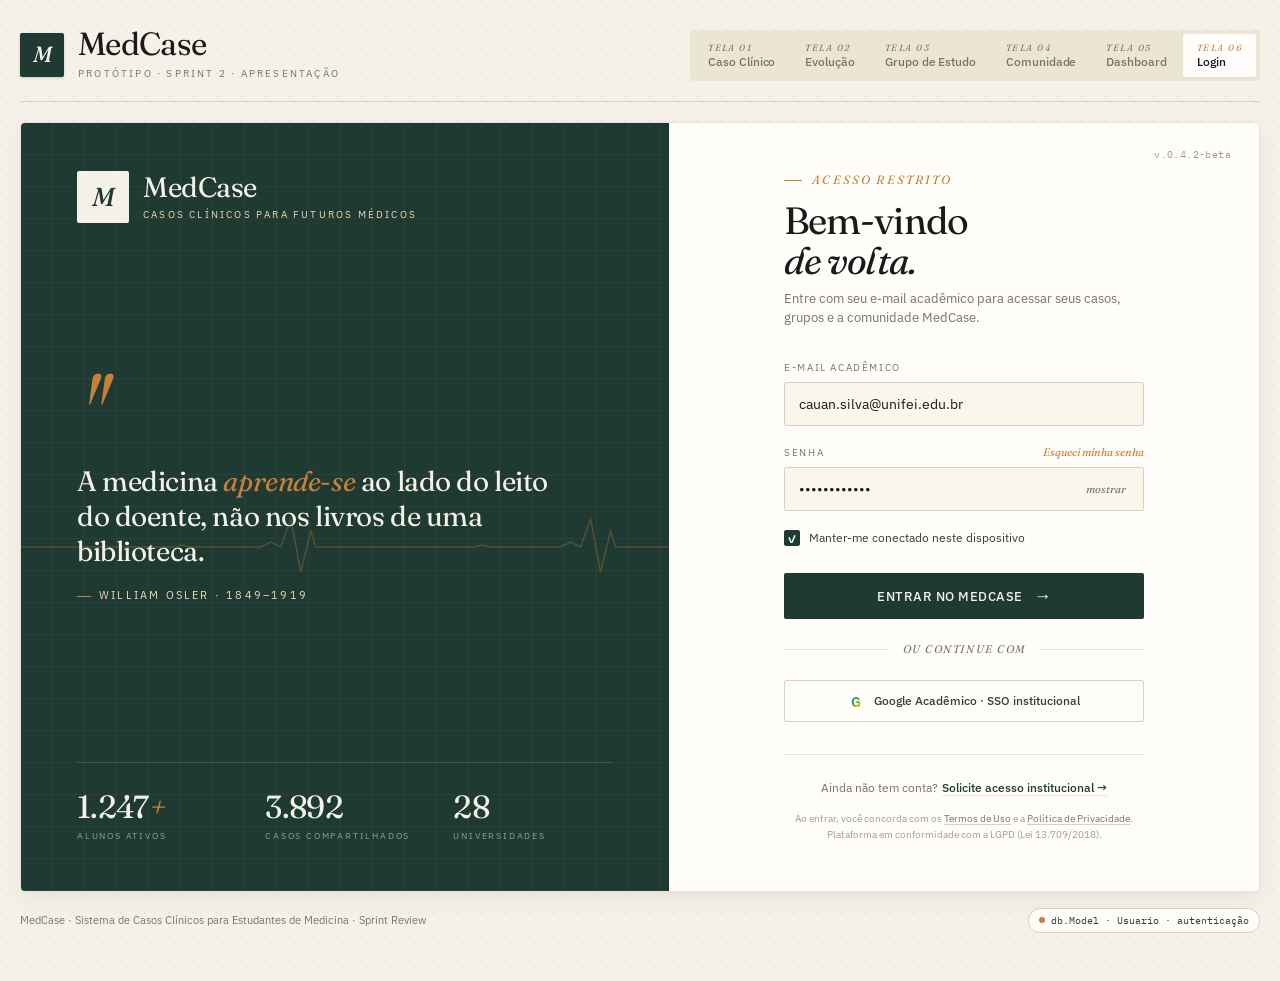
<file: index.html>
<!DOCTYPE html>
<html lang="pt-BR">
<head>
<meta charset="UTF-8">
<meta name="viewport" content="width=device-width, initial-scale=1.0">
<title>MedCase — Protótipo de Telas</title>
<link rel="preconnect" href="https://fonts.googleapis.com">
<link rel="preconnect" href="https://fonts.gstatic.com" crossorigin>
<link href="https://fonts.googleapis.com/css2?family=Fraunces:ital,opsz,wght@0,9..144,400;0,9..144,500;0,9..144,600;1,9..144,400;1,9..144,500&family=IBM+Plex+Sans:wght@300;400;500;600&family=IBM+Plex+Mono:wght@400;500&display=swap" rel="stylesheet">

<!-- Folhas de estilo modulares -->
<link rel="stylesheet" href="css/base.css">
<link rel="stylesheet" href="css/app-shell.css">
<link rel="stylesheet" href="css/screen-1-caso.css">
<link rel="stylesheet" href="css/screen-2-evolucao.css">
<link rel="stylesheet" href="css/screen-3-grupo.css">
<link rel="stylesheet" href="css/screen-4-comunidade.css">
<link rel="stylesheet" href="css/screen-5-dashboard.css">
<link rel="stylesheet" href="css/screen-6-login.css">
<link rel="stylesheet" href="css/responsive.css">
</head>
<body>
<div class="presentation">

  <!-- ============ HEADER ============ -->
  <header class="preso-header">
    <div class="brand">
      <div class="brand-mark">M</div>
      <div>
        <div class="brand-title">MedCase</div>
        <div class="brand-sub">Protótipo · Sprint 2 · Apresentação</div>
      </div>
    </div>
    <div class="tabs" role="tablist">
      <button class="tab" data-screen="1">
        <span class="num">Tela 01</span>
        <span class="name">Caso Clínico</span>
      </button>
      <button class="tab" data-screen="2">
        <span class="num">Tela 02</span>
        <span class="name">Evolução</span>
      </button>
      <button class="tab" data-screen="3">
        <span class="num">Tela 03</span>
        <span class="name">Grupo de Estudo</span>
      </button>
      <button class="tab" data-screen="4">
        <span class="num">Tela 04</span>
        <span class="name">Comunidade</span>
      </button>
      <button class="tab" data-screen="5">
        <span class="num">Tela 05</span>
        <span class="name">Dashboard</span>
      </button>
      <button class="tab active" data-screen="6">
        <span class="num">Tela 06</span>
        <span class="name">Login</span>
      </button>
    </div>
  </header>

  <div class="screen-wrapper">

  <!-- =============================================== -->
  <!-- TELA 1 — CASO CLÍNICO                          -->
  <!-- =============================================== -->
  <section class="screen" id="screen-1">
    <div class="app-bar">
      <div class="app-bar-left">
        <div class="app-bar-logo">MedCase</div>
        <nav class="app-nav">
          <a href="#">Início</a>
          <a href="#" class="current">Meus Casos</a>
          <a href="#">Grupos</a>
          <a href="#">Comunidade</a>
        </nav>
      </div>
      <div class="app-bar-right">
        <input class="app-search" placeholder="Buscar casos, tags, especialidades…">
        <div class="avatar">CS</div>
      </div>
    </div>

    <div class="content">
      <div class="page-meta">
        <span class="kicker-amber">Cardiologia</span>
        <span class="dot"></span>
        <span>Caso #MED-2026-0847</span>
        <span class="dot"></span>
        <span>Criado em 17.mai.2026</span>
      </div>

      <h1 class="page-title">Dor torácica em aperto com<br><em>irradiação para mandíbula</em></h1>
      <p class="page-subtitle">Masculino, 58 anos, hipertenso e diabético, com episódio agudo iniciado há 2 horas — suspeita de Síndrome Coronariana Aguda com supradesnivelamento do segmento ST.</p>

      <div class="case-actions">
        <button class="btn btn-primary">＋ Adicionar Evolução</button>
        <button class="btn">Compartilhar na Comunidade</button>
        <button class="btn">Adicionar a Grupo</button>
        <button class="btn btn-ghost">Editar</button>
      </div>

      <div class="case-layout">
        <div class="case-main">

          <div class="case-section">
            <div class="section-label">Queixa Principal</div>
            <p>Dor torácica precordial em aperto, intensidade 8/10, com irradiação para mandíbula e membro superior esquerdo, iniciada há 2 horas. Associada a sudorese profusa, náuseas e sensação de morte iminente. Sem fator de alívio até o momento.</p>
          </div>

          <div class="case-section">
            <div class="section-label">Histórico da Doença</div>
            <p>HAS de longa data, em uso irregular de Losartana 50mg/dia. DM2 há 8 anos, em uso de Metformina. Tabagista (40 maços/ano). Pai com IAM aos 55 anos. Refere episódios prévios de desconforto torácico ao esforço nas últimas 3 semanas, que melhoravam com repouso — sintomas nunca antes investigados.</p>
          </div>

          <div class="case-section">
            <div class="section-label">Exame Físico</div>
            <div class="vitals-grid">
              <div class="vital">
                <div class="vital-label">PA</div>
                <div class="vital-value">156/94 <span class="unit">mmHg</span></div>
              </div>
              <div class="vital">
                <div class="vital-label">FC</div>
                <div class="vital-value">102 <span class="unit">bpm</span></div>
              </div>
              <div class="vital">
                <div class="vital-label">FR</div>
                <div class="vital-value">22 <span class="unit">ipm</span></div>
              </div>
              <div class="vital">
                <div class="vital-label">SatO₂</div>
                <div class="vital-value">96 <span class="unit">% AA</span></div>
              </div>
              <div class="vital">
                <div class="vital-label">Tax</div>
                <div class="vital-value">36.8 <span class="unit">°C</span></div>
              </div>
            </div>
            <p><strong>AC:</strong> Bulhas rítmicas e normofonéticas, 2 tempos, sem sopros. <strong>AP:</strong> Murmúrio vesicular fisiológico bilateralmente, sem ruídos adventícios. <strong>Abdome:</strong> Flácido, indolor à palpação. <strong>Extremidades:</strong> Sem edema, perfusão capilar preservada.</p>
          </div>

          <div class="case-section">
            <div class="section-label">Conduta · Prescrição</div>
            <ol class="conduta-list">
              <li>ECG de 12 derivações imediato + monitorização contínua.</li>
              <li>Troponina seriada (0h / 3h / 6h) + hemograma, coagulograma, função renal.</li>
              <li>AAS 300mg VO mastigado em dose única.</li>
              <li>Clopidogrel 300mg VO em dose de ataque.</li>
              <li>Enoxaparina 1mg/kg SC de 12/12h.</li>
              <li>Acionar equipe de hemodinâmica para CATE em &lt;90min se ST supra confirmado (porta-balão).</li>
            </ol>
          </div>

        </div>

        <aside class="case-sidebar">
          <div class="info-block">
            <div class="section-label">Paciente</div>
            <div class="info-row">
              <span class="info-key">Iniciais</span>
              <span class="info-val">J.S.M.</span>
            </div>
            <div class="info-row">
              <span class="info-key">Idade</span>
              <span class="info-val">58 anos</span>
            </div>
            <div class="info-row">
              <span class="info-key">Sexo</span>
              <span class="info-val">Masculino</span>
            </div>
            <div class="info-row">
              <span class="info-key">Prontuário</span>
              <span class="info-val">MED-2026-0847</span>
            </div>
          </div>

          <div class="info-block">
            <div class="section-label">Autoria</div>
            <div class="info-row">
              <span class="info-key">Autor</span>
              <span class="info-val serif">Cauan Silva</span>
            </div>
            <div class="info-row">
              <span class="info-key">Especialidade</span>
              <span class="info-val">Cardiologia</span>
            </div>
            <div class="info-row">
              <span class="info-key">Última edição</span>
              <span class="info-val">há 12min</span>
            </div>
          </div>

          <div class="info-block">
            <div class="section-label">Tags</div>
            <div class="tag-list">
              <span class="tag">#IAM</span>
              <span class="tag">#SCA-CSST</span>
              <span class="tag">#Cardiologia</span>
              <span class="tag amber">#Emergência</span>
              <span class="tag">#Troponina</span>
            </div>
          </div>

          <div class="info-block">
            <div class="section-label">Mídias Anexadas</div>
            <div class="media-item">
              <div class="media-icon">PDF</div>
              <div class="media-name">ECG_admissao.pdf</div>
            </div>
            <div class="media-item">
              <div class="media-icon">PNG</div>
              <div class="media-name">Troponina_curva.png</div>
            </div>
            <div class="media-item">
              <div class="media-icon">JPG</div>
              <div class="media-name">RX_torax_PA.jpg</div>
            </div>
          </div>
        </aside>
      </div>
    </div>
  </section>

  <!-- =============================================== -->
  <!-- TELA 2 — EVOLUÇÃO                              -->
  <!-- =============================================== -->
  <section class="screen" id="screen-2">
    <div class="app-bar">
      <div class="app-bar-left">
        <div class="app-bar-logo">MedCase</div>
        <nav class="app-nav">
          <a href="#">Início</a>
          <a href="#" class="current">Meus Casos</a>
          <a href="#">Grupos</a>
          <a href="#">Comunidade</a>
        </nav>
      </div>
      <div class="app-bar-right">
        <input class="app-search" placeholder="Buscar casos, tags, especialidades…">
        <div class="avatar">CS</div>
      </div>
    </div>

    <div class="content">
      <div class="page-meta">
        <span class="kicker-amber">Linha do tempo</span>
        <span class="dot"></span>
        <span>4 evoluções registradas</span>
        <span class="dot"></span>
        <span>3 públicas · 1 privada</span>
      </div>

      <h1 class="page-title">Evolução <em>clínica</em></h1>
      <p class="page-subtitle">Acompanhamento longitudinal do caso. Cada registro pode ser público (visível ao grupo) ou privado (visível apenas ao autor).</p>

      <div class="case-banner">
        <div class="case-banner-left">
          <div>
            <div class="case-banner-id">MED-2026-0847</div>
            <div class="case-banner-title">SCA-CSST · J.S.M., 58 anos</div>
            <div class="case-banner-meta">Cardiologia · Emergência</div>
          </div>
          <div class="case-banner-divider"></div>
          <div>
            <div class="info-key" style="margin-bottom: 4px;">Status</div>
            <span class="tag amber">Em monitorização</span>
          </div>
        </div>
        <button class="btn btn-ghost">← Voltar ao caso</button>
      </div>

      <div class="timeline">

        <div class="evolucao public">
          <div class="evolucao-header">
            <div class="avatar" style="background: var(--forest);">CS</div>
            <div>
              <div class="evolucao-author">Cauan Silva Oliveira</div>
              <div class="evolucao-date">17.mai.2026 · 09:42</div>
            </div>
            <span class="badge public">Pública</span>
          </div>
          <div class="evolucao-body">
            <em>Admissão.</em> Paciente recebido em sala de emergência, consciente e orientado, queixando-se de dor precordial. ECG mostrou <strong>supra de ST em V2-V6</strong>, compatível com IAM de parede anterior extensa. Acionada hemodinâmica. Troponina inicial: 0.08 ng/mL.
          </div>
        </div>

        <div class="evolucao public">
          <div class="evolucao-header">
            <div class="avatar" style="background: var(--forest);">GH</div>
            <div>
              <div class="evolucao-author">Gabriel Henrique Martins</div>
              <div class="evolucao-date">17.mai.2026 · 14:15</div>
            </div>
            <span class="badge public">Pública</span>
          </div>
          <div class="evolucao-body">
            <em>Pós-CATE.</em> Submetido a angioplastia primária de DA proximal com implante de stent farmacológico (TIMI 3 ao final do procedimento). Encaminhado à UCO estável, sem dor, PA 128/82, FC 78bpm. Iniciada dupla antiagregação e estatina de alta potência.
          </div>
        </div>

        <div class="evolucao private">
          <div class="evolucao-header">
            <div class="avatar" style="background: var(--muted);">ML</div>
            <div>
              <div class="evolucao-author">Maria Luiza Vaz de Almeida</div>
              <div class="evolucao-date">17.mai.2026 · 22:30</div>
            </div>
            <span class="badge private">Privada</span>
          </div>
          <div class="evolucao-body">
            <em>Observação pessoal.</em> Caso interessante para revisão dos critérios de Sgarbossa modificados — paciente apresentava BRE de base que poderia ter mascarado o supradesnivelamento. Estudar para a prova de Cardio na próxima sexta.
          </div>
        </div>

        <div class="evolucao public">
          <div class="evolucao-header">
            <div class="avatar" style="background: var(--forest);">CS</div>
            <div>
              <div class="evolucao-author">Cauan Silva Oliveira</div>
              <div class="evolucao-date">18.mai.2026 · 08:00</div>
            </div>
            <span class="badge public">Pública</span>
          </div>
          <div class="evolucao-body">
            <em>Reavaliação 24h.</em> Paciente assintomático, hemodinamicamente estável. Troponina em queda (pico 18.2 ng/mL). ECG com regressão parcial do supra. FE estimada por ECO: 42%. Mantida conduta, programada alta para enfermaria em 48h.
          </div>
        </div>

        <div class="new-evolucao">
          <div class="new-evolucao-label">Registrar nova evolução</div>
          <textarea placeholder="Descreva a evolução do paciente, achados de exames, mudanças na conduta…"></textarea>
          <div class="new-evolucao-footer">
            <div class="toggle-public">
              <div class="toggle-switch"></div>
              <span>Tornar pública para o grupo</span>
            </div>
            <button class="btn btn-accent">Publicar Evolução</button>
          </div>
        </div>

      </div>
    </div>
  </section>

  <!-- =============================================== -->
  <!-- TELA 3 — GRUPO DE ESTUDO                       -->
  <!-- =============================================== -->
  <section class="screen" id="screen-3">
    <div class="app-bar">
      <div class="app-bar-left">
        <div class="app-bar-logo">MedCase</div>
        <nav class="app-nav">
          <a href="#">Início</a>
          <a href="#">Meus Casos</a>
          <a href="#" class="current">Grupos</a>
          <a href="#">Comunidade</a>
        </nav>
      </div>
      <div class="app-bar-right">
        <input class="app-search" placeholder="Buscar casos, tags, especialidades…">
        <div class="avatar">CS</div>
      </div>
    </div>

    <div class="content">
      <div class="page-meta">
        <span class="kicker-amber">Grupo de Estudo</span>
        <span class="dot"></span>
        <span>Criado por Cauan Silva</span>
        <span class="dot"></span>
        <span>23.mar.2026</span>
      </div>

      <div class="group-hero">
        <div>
          <h1 class="page-title">Cardiologia Clínica<br><em>— Turma 2026/1</em></h1>
          <p class="page-subtitle">Discussão semanal de casos cardiológicos para alunos do 8º período. Casos selecionados pelo preceptor da disciplina para revisão antes das provas práticas no HU.</p>
        </div>
        <div class="group-code-card">
          <div class="group-code-label">Código de Acesso</div>
          <div class="group-code-value">MEDCAR-2026</div>
          <div class="group-code-action">📋 Copiar convite →</div>
        </div>
      </div>

      <div class="group-stats">
        <div class="stat">
          <div class="stat-num">12<span class="small">/30</span></div>
          <div class="stat-label">Membros</div>
        </div>
        <div class="stat">
          <div class="stat-num">24</div>
          <div class="stat-label">Casos Compartilhados</div>
        </div>
        <div class="stat">
          <div class="stat-num">87</div>
          <div class="stat-label">Evoluções Públicas</div>
        </div>
        <div class="stat">
          <div class="stat-num">8</div>
          <div class="stat-label">Especialidades</div>
        </div>
      </div>

      <div class="group-tabs">
        <div class="group-tab active">Casos <span class="count">24</span></div>
        <div class="group-tab">Membros <span class="count">12</span></div>
        <div class="group-tab">Discussão <span class="count">31</span></div>
        <div class="group-tab">Sobre</div>
      </div>

      <div class="case-grid">

        <div class="case-card">
          <div class="case-card-spec">Cardiologia · Emergência</div>
          <div class="case-card-title">SCA-CSST com dor irradiada para mandíbula</div>
          <div class="case-card-patient">J.S.M. · 58a · M · #MED-0847</div>
          <div class="case-card-footer">
            <div class="case-card-author">
              <div class="av">CS</div>
              <span>Cauan Silva</span>
            </div>
            <span>há 6h</span>
          </div>
        </div>

        <div class="case-card">
          <div class="case-card-spec">Pneumologia</div>
          <div class="case-card-title">PAC grave em idoso com derrame parapneumônico</div>
          <div class="case-card-patient">A.R.B. · 73a · F · #MED-0832</div>
          <div class="case-card-footer">
            <div class="case-card-author">
              <div class="av">ML</div>
              <span>Maria Luiza</span>
            </div>
            <span>há 1d</span>
          </div>
        </div>

        <div class="case-card">
          <div class="case-card-spec">Neurologia · Emergência</div>
          <div class="case-card-title">AVCi de território de ACM esquerda em janela</div>
          <div class="case-card-patient">P.O.C. · 65a · M · #MED-0815</div>
          <div class="case-card-footer">
            <div class="case-card-author">
              <div class="av">GH</div>
              <span>Gabriel Martins</span>
            </div>
            <span>há 2d</span>
          </div>
        </div>

        <div class="case-card">
          <div class="case-card-spec">Endocrinologia</div>
          <div class="case-card-title">Cetoacidose diabética em diabético tipo 1</div>
          <div class="case-card-patient">L.V.S. · 22a · F · #MED-0801</div>
          <div class="case-card-footer">
            <div class="case-card-author">
              <div class="av">CS</div>
              <span>Cauan Silva</span>
            </div>
            <span>há 4d</span>
          </div>
        </div>

        <div class="case-card">
          <div class="case-card-spec">Gastroenterologia</div>
          <div class="case-card-title">Hemorragia digestiva alta por varizes esofágicas</div>
          <div class="case-card-patient">R.M.S. · 54a · M · #MED-0789</div>
          <div class="case-card-footer">
            <div class="case-card-author">
              <div class="av">ML</div>
              <span>Maria Luiza</span>
            </div>
            <span>há 5d</span>
          </div>
        </div>

        <div class="case-card">
          <div class="case-card-spec">Nefrologia</div>
          <div class="case-card-title">IRA pré-renal por desidratação severa</div>
          <div class="case-card-patient">T.A.F. · 81a · F · #MED-0776</div>
          <div class="case-card-footer">
            <div class="case-card-author">
              <div class="av">GH</div>
              <span>Gabriel Martins</span>
            </div>
            <span>há 1sem</span>
          </div>
        </div>

      </div>
    </div>
  </section>

  <!-- =============================================== -->
  <!-- TELA 4 — POST COMUNIDADE                       -->
  <!-- =============================================== -->
  <section class="screen" id="screen-4">
    <div class="app-bar">
      <div class="app-bar-left">
        <div class="app-bar-logo">MedCase</div>
        <nav class="app-nav">
          <a href="#">Início</a>
          <a href="#">Meus Casos</a>
          <a href="#">Grupos</a>
          <a href="#" class="current">Comunidade</a>
        </nav>
      </div>
      <div class="app-bar-right">
        <input class="app-search" placeholder="Buscar casos, tags, especialidades…">
        <div class="avatar">CS</div>
      </div>
    </div>

    <div class="content">
      <div class="page-meta">
        <span class="kicker-amber">Comunidade aberta</span>
        <span class="dot"></span>
        <span>Casos compartilhados publicamente</span>
        <span class="dot"></span>
        <span>1.247 alunos ativos</span>
      </div>

      <h1 class="page-title">Comunidade <em>MedCase</em></h1>
      <p class="page-subtitle">Casos clínicos publicados pela comunidade. Endosse casos didáticos, vote nos mais relevantes e denuncie conteúdos inadequados.</p>

      <div class="feed-layout">
        <div class="feed-main">

          <div class="feed-controls">
            <div class="sort-group">
              <span class="sort-opt active">Em alta</span>
              <span class="sort-opt">Recentes</span>
              <span class="sort-opt">Mais endossados</span>
              <span class="sort-opt">Por especialidade</span>
            </div>
            <button class="btn btn-accent">＋ Publicar Caso</button>
          </div>

          <article class="post">
            <div class="post-votes">
              <div class="vote-arrow up active">▲</div>
              <div class="vote-score">142</div>
              <div class="vote-arrow">▼</div>
            </div>
            <div class="post-body">
              <div class="post-header">
                <span class="author">Cauan Silva Oliveira</span>
                <span class="sep">·</span>
                <span>Cardiologia</span>
                <span class="sep">·</span>
                <span>há 6 horas</span>
              </div>
              <h2 class="post-title">SCA-CSST com apresentação atípica — dor irradiada para mandíbula em paciente de 58 anos</h2>
              <p class="post-preview">Masculino, 58 anos, hipertenso e diabético, tabagista pesado, com episódio agudo de dor precordial em aperto há 2 horas. ECG mostrou supra de ST em V2-V6. Caso ilustra a importância de reconhecer apresentações atípicas em pacientes de alto risco cardiovascular…</p>
              <div class="post-meta-row">
                <span class="endorse-pill">⭐ 47 endossos</span>
                <span class="score-bar">Relevância 8.7</span>
                <span class="post-meta-item"><span class="icon">💬</span> 23 comentários</span>
                <span class="post-meta-item"><span class="icon">🔖</span> 89 salvos</span>
                <span class="post-meta-item" style="margin-left: auto;">
                  <span class="tag" style="font-size: 10px;">#IAM</span>
                  <span class="tag" style="font-size: 10px;">#SCA</span>
                </span>
              </div>
            </div>
          </article>

          <article class="post">
            <div class="post-votes">
              <div class="vote-arrow up">▲</div>
              <div class="vote-score">98</div>
              <div class="vote-arrow">▼</div>
            </div>
            <div class="post-body">
              <div class="post-header">
                <span class="author">Maria Luiza Vaz de Almeida</span>
                <span class="sep">·</span>
                <span>Pneumologia</span>
                <span class="sep">·</span>
                <span>há 1 dia</span>
              </div>
              <h2 class="post-title">Pneumonia adquirida na comunidade grave em idosa com derrame parapneumônico complicado</h2>
              <p class="post-preview">Feminina, 73 anos, hipertensa, com tosse produtiva, dispneia progressiva e febre há 5 dias. RX mostrou consolidação em LID com derrame extenso. Caso discute critérios de gravidade (CURB-65), indicação de toracocentese e escalonamento de antibioticoterapia empírica…</p>
              <div class="post-meta-row">
                <span class="endorse-pill">⭐ 31 endossos</span>
                <span class="score-bar">Relevância 7.4</span>
                <span class="post-meta-item"><span class="icon">💬</span> 15 comentários</span>
                <span class="post-meta-item"><span class="icon">🔖</span> 52 salvos</span>
                <span class="post-meta-item" style="margin-left: auto;">
                  <span class="tag" style="font-size: 10px;">#PAC</span>
                  <span class="tag" style="font-size: 10px;">#CURB-65</span>
                </span>
              </div>
            </div>
          </article>

          <article class="post">
            <div class="post-votes">
              <div class="vote-arrow up">▲</div>
              <div class="vote-score">76</div>
              <div class="vote-arrow">▼</div>
            </div>
            <div class="post-body">
              <div class="post-header">
                <span class="author">Gabriel Henrique Martins</span>
                <span class="sep">·</span>
                <span>Neurologia</span>
                <span class="sep">·</span>
                <span>há 2 dias</span>
              </div>
              <h2 class="post-title">AVC isquêmico de território de ACM esquerda em janela terapêutica — decisão de trombólise</h2>
              <p class="post-preview">Masculino, 65 anos, fibrilação atrial sem anticoagulação, com afasia de expressão e hemiparesia D iniciadas há 90 minutos. NIHSS 14. Caso debate critérios de inclusão/exclusão para alteplase e indicação de trombectomia mecânica no contexto de oclusão de grande vaso…</p>
              <div class="post-meta-row">
                <span class="endorse-pill">⭐ 24 endossos</span>
                <span class="score-bar">Relevância 6.9</span>
                <span class="post-meta-item"><span class="icon">💬</span> 11 comentários</span>
                <span class="post-meta-item"><span class="icon">🔖</span> 38 salvos</span>
                <span class="post-meta-item" style="margin-left: auto;">
                  <span class="tag" style="font-size: 10px;">#AVCi</span>
                  <span class="tag" style="font-size: 10px;">#Trombólise</span>
                </span>
              </div>
            </div>
          </article>

        </div>

        <aside class="feed-sidebar">
          <div class="sidebar-block">
            <div class="sidebar-title">Em alta esta semana</div>
            <div class="trending-item">
              <div class="trending-rank">01</div>
              <div class="trending-title">Manejo da sepse na primeira hora — bundle 1h</div>
            </div>
            <div class="trending-item">
              <div class="trending-rank">02</div>
              <div class="trending-title">Anticoagulação na FA — novos escores</div>
            </div>
            <div class="trending-item">
              <div class="trending-rank">03</div>
              <div class="trending-title">Acidose metabólica — interpretação do gap</div>
            </div>
            <div class="trending-item">
              <div class="trending-rank">04</div>
              <div class="trending-title">Suporte ventilatório em pacientes obesos</div>
            </div>
          </div>

          <div class="sidebar-block">
            <div class="sidebar-title">Tags populares</div>
            <div class="tag-cloud">
              <span class="tag">#Cardiologia</span>
              <span class="tag">#Emergência</span>
              <span class="tag">#UTI</span>
              <span class="tag amber">#Sepse</span>
              <span class="tag">#Pediatria</span>
              <span class="tag">#Ginecologia</span>
              <span class="tag">#AVC</span>
              <span class="tag">#IAM</span>
              <span class="tag">#Cirurgia</span>
            </div>
          </div>

          <div class="sidebar-block">
            <div class="sidebar-title">Diretrizes da comunidade</div>
            <p style="font-size: 11px; color: var(--muted); line-height: 1.6;">Casos publicados devem manter <strong>anonimização total</strong> do paciente. Conteúdos com dados identificáveis serão denunciados e removidos conforme a LGPD.</p>
          </div>
        </aside>
      </div>
    </div>
  </section>

  <!-- =============================================== -->
  <!-- TELA 5 — DASHBOARD / INÍCIO                    -->
  <!-- =============================================== -->
  <section class="screen" id="screen-5">
    <div class="app-bar">
      <div class="app-bar-left">
        <div class="app-bar-logo">MedCase</div>
        <nav class="app-nav">
          <a href="#" class="current">Início</a>
          <a href="#">Meus Casos</a>
          <a href="#">Grupos</a>
          <a href="#">Comunidade</a>
        </nav>
      </div>
      <div class="app-bar-right">
        <input class="app-search" placeholder="Buscar casos, tags, especialidades…">
        <div class="avatar">CS</div>
      </div>
    </div>

    <div class="content">

      <!-- Hero -->
      <div class="dash-hero">
        <div class="dash-hero-left">
          <h1>Bom dia, <em>Cauan.</em></h1>
          <p>Você tem <strong>3 evoluções pendentes</strong> em 2 casos ativos e <strong>4 menções</strong> não lidas em seus grupos. Bom estudo.</p>
        </div>
        <div class="dash-hero-right">
          <div class="dash-hero-date">17 de maio de 2026</div>
          <div class="dash-hero-weekday">Domingo</div>
          <div class="dash-hero-temp">19º · Belo Horizonte</div>
        </div>
      </div>

      <!-- Metrics -->
      <div class="metric-grid">
        <div class="metric-card">
          <div class="metric-label">Casos Ativos</div>
          <div class="metric-value">12</div>
          <div class="metric-trend up">↑ 3 esta semana</div>
        </div>
        <div class="metric-card">
          <div class="metric-label">Evoluções (7d)</div>
          <div class="metric-value">23</div>
          <div class="metric-trend up">↑ 18% vs semana passada</div>
        </div>
        <div class="metric-card">
          <div class="metric-label">Grupos</div>
          <div class="metric-value">4</div>
          <div class="metric-trend">2 ativos hoje</div>
        </div>
        <div class="metric-card highlight">
          <div class="metric-label">Endossos Recebidos</div>
          <div class="metric-value">47<span class="unit">⭐</span></div>
          <div class="metric-trend up">↑ Top 8% da turma</div>
        </div>
      </div>

      <div class="dash-layout">
        <div class="dash-main">

          <!-- Continue de onde parou -->
          <div class="dash-section">
            <div class="dash-section-header">
              <h2 class="dash-section-title">Continue de onde <em>parou</em></h2>
              <a class="dash-section-link">Ver todos os casos →</a>
            </div>
            <div class="continue-grid">

              <div class="continue-card">
                <span class="continue-card-status pending">Pendente</span>
                <div class="continue-card-spec">Cardiologia</div>
                <div class="continue-card-title">SCA-CSST com dor irradiada para mandíbula</div>
                <div class="continue-card-meta">
                  <span>MED-0847</span>
                  <span>editado há 12min</span>
                </div>
              </div>

              <div class="continue-card">
                <span class="continue-card-status active">Em andamento</span>
                <div class="continue-card-spec">Endocrinologia</div>
                <div class="continue-card-title">Cetoacidose diabética em DM1 jovem</div>
                <div class="continue-card-meta">
                  <span>MED-0801</span>
                  <span>3 evoluções</span>
                </div>
              </div>

              <div class="continue-card">
                <span class="continue-card-status review">Revisão</span>
                <div class="continue-card-spec">Pneumologia</div>
                <div class="continue-card-title">TEP submaciço em pós-operatório</div>
                <div class="continue-card-meta">
                  <span>MED-0792</span>
                  <span>6 evoluções</span>
                </div>
              </div>

            </div>
          </div>

          <!-- Activity feed -->
          <div class="dash-section">
            <div class="dash-section-header">
              <h2 class="dash-section-title">Atividade <em>dos seus grupos</em></h2>
              <a class="dash-section-link">Ver tudo →</a>
            </div>
            <div class="activity-feed">

              <div class="activity-row">
                <div class="activity-avatar">GH</div>
                <div class="activity-text"><strong>Gabriel Henrique</strong> adicionou uma evolução em <a>SCA-CSST · J.S.M.</a> no grupo <strong>Cardiologia Clínica</strong></div>
                <div class="activity-time">há 14min</div>
              </div>

              <div class="activity-row">
                <div class="activity-avatar muted">ML</div>
                <div class="activity-text"><strong>Maria Luiza</strong> publicou um novo caso: <a>PAC grave com derrame parapneumônico</a></div>
                <div class="activity-time">há 1h</div>
              </div>

              <div class="activity-row">
                <div class="activity-avatar amber">@</div>
                <div class="activity-text">Você foi mencionado por <strong>Profa. Dra. Ana Lima</strong> em <a>Cetoacidose diabética</a></div>
                <div class="activity-time">há 2h</div>
              </div>

              <div class="activity-row">
                <div class="activity-avatar">GH</div>
                <div class="activity-text"><strong>Gabriel Henrique</strong> endossou seu caso <a>SCA-CSST com dor irradiada</a></div>
                <div class="activity-time">há 4h</div>
              </div>

              <div class="activity-row">
                <div class="activity-avatar muted">ML</div>
                <div class="activity-text"><strong>Maria Luiza</strong> entrou no grupo <strong>Emergências Clínicas — 2026/1</strong></div>
                <div class="activity-time">há 1d</div>
              </div>

              <div class="activity-row">
                <div class="activity-avatar">SR</div>
                <div class="activity-text"><strong>Sistema</strong> · O grupo <strong>Cardiologia Clínica</strong> atingiu <strong>24 casos compartilhados</strong> 🎉</div>
                <div class="activity-time">há 1d</div>
              </div>

            </div>
          </div>

          <!-- Specialty distribution -->
          <div class="dash-section" style="margin-bottom: 0;">
            <div class="dash-section-header">
              <h2 class="dash-section-title">Seus casos <em>por especialidade</em></h2>
              <a class="dash-section-link">12 casos no total</a>
            </div>

            <div class="specialty-bar">
              <div class="specialty-seg" style="background: #1f3a32; width: 33%;">33%</div>
              <div class="specialty-seg" style="background: #c87f3b; width: 25%;">25%</div>
              <div class="specialty-seg" style="background: #4a6d8c; width: 17%;">17%</div>
              <div class="specialty-seg" style="background: #8c4a6d; width: 12%;">12%</div>
              <div class="specialty-seg" style="background: #4a7d5a; width: 8%;">8%</div>
              <div class="specialty-seg" style="background: #7a7368; width: 5%;">5%</div>
            </div>

            <div class="specialty-legend">
              <div class="specialty-legend-item">
                <span class="specialty-dot" style="background: #1f3a32;"></span>
                <span>Cardiologia</span>
                <span class="specialty-count">4</span>
              </div>
              <div class="specialty-legend-item">
                <span class="specialty-dot" style="background: #c87f3b;"></span>
                <span>Endocrinologia</span>
                <span class="specialty-count">3</span>
              </div>
              <div class="specialty-legend-item">
                <span class="specialty-dot" style="background: #4a6d8c;"></span>
                <span>Pneumologia</span>
                <span class="specialty-count">2</span>
              </div>
              <div class="specialty-legend-item">
                <span class="specialty-dot" style="background: #8c4a6d;"></span>
                <span>Neurologia</span>
                <span class="specialty-count">1</span>
              </div>
              <div class="specialty-legend-item">
                <span class="specialty-dot" style="background: #4a7d5a;"></span>
                <span>Gastroenterologia</span>
                <span class="specialty-count">1</span>
              </div>
              <div class="specialty-legend-item">
                <span class="specialty-dot" style="background: #7a7368;"></span>
                <span>Nefrologia</span>
                <span class="specialty-count">1</span>
              </div>
            </div>
          </div>

        </div>

        <!-- Sidebar -->
        <aside class="dash-sidebar">

          <div class="widget">
            <div class="widget-title">
              <span>Meus grupos</span>
              <span class="meta">4 ativos</span>
            </div>

            <div class="group-mini">
              <div class="group-mini-icon">C</div>
              <div>
                <div class="group-mini-name">Cardiologia Clínica</div>
                <div class="group-mini-meta">12 membros · 24 casos</div>
              </div>
              <span class="group-mini-badge">3</span>
            </div>

            <div class="group-mini">
              <div class="group-mini-icon amber">E</div>
              <div>
                <div class="group-mini-name">Emergências Clínicas</div>
                <div class="group-mini-meta">18 membros · 41 casos</div>
              </div>
              <span class="group-mini-badge">1</span>
            </div>

            <div class="group-mini">
              <div class="group-mini-icon info">M</div>
              <div>
                <div class="group-mini-name">MedCase Bocaiuva</div>
                <div class="group-mini-meta">8 membros · 12 casos</div>
              </div>
            </div>

            <div class="group-mini">
              <div class="group-mini-icon muted">R</div>
              <div>
                <div class="group-mini-name">Revisão · Prova HU</div>
                <div class="group-mini-meta">6 membros · 9 casos</div>
              </div>
            </div>
          </div>

          <div class="widget">
            <div class="widget-title">
              <span>Próximas entregas</span>
            </div>

            <div class="deadline-item">
              <div class="deadline-date">Seg · 19.mai · 23h59</div>
              <div class="deadline-title">Relatório semanal · Cardiologia</div>
              <div class="deadline-meta">Profa. Dra. Ana Lima</div>
            </div>

            <div class="deadline-item">
              <div class="deadline-date">Qua · 21.mai · 14h00</div>
              <div class="deadline-title">Apresentação de caso · IAM</div>
              <div class="deadline-meta">Discussão clínica · Sala 12</div>
            </div>

            <div class="deadline-item">
              <div class="deadline-date">Sex · 23.mai</div>
              <div class="deadline-title">Prova prática · Semiologia</div>
              <div class="deadline-meta">HU · 8º período</div>
            </div>
          </div>

          <div class="widget">
            <div class="widget-title">
              <span>Em alta na comunidade</span>
            </div>

            <div class="trending-item">
              <div class="trending-rank">01</div>
              <div class="trending-title">Manejo da sepse na primeira hora</div>
            </div>
            <div class="trending-item">
              <div class="trending-rank">02</div>
              <div class="trending-title">Anticoagulação na FA — novos escores</div>
            </div>
            <div class="trending-item">
              <div class="trending-rank">03</div>
              <div class="trending-title">Acidose metabólica — interpretação do gap</div>
            </div>
          </div>

        </aside>
      </div>

    </div>
  </section>

  <!-- =============================================== -->
  <!-- TELA 6 — LOGIN                                 -->
  <!-- =============================================== -->
  <section class="screen login-screen active" id="screen-6">
    <div class="login-layout">

      <!-- LEFT — Atmosphere -->
      <div class="login-left">

        <div class="login-brand">
          <div class="login-brand-mark">M</div>
          <div>
            <div class="login-brand-text">MedCase</div>
            <div>Casos clínicos para futuros médicos</div>
          </div>
        </div>

        <div class="login-quote">
          <span class="login-quote-mark">"</span>
          <div class="login-quote-text">A medicina <em>aprende-se</em> ao lado do leito do doente, não nos livros de uma biblioteca.</div>
          <div class="login-quote-author">William Osler · 1849–1919</div>
        </div>

        <div class="login-stats">
          <div>
            <div class="login-stat-num">1.247<span class="plus">+</span></div>
            <div class="login-stat-label">Alunos ativos</div>
          </div>
          <div>
            <div class="login-stat-num">3.892</div>
            <div class="login-stat-label">Casos compartilhados</div>
          </div>
          <div>
            <div class="login-stat-num">28</div>
            <div class="login-stat-label">Universidades</div>
          </div>
        </div>

      </div>

      <!-- RIGHT — Form -->
      <div class="login-right">
        <div class="login-form-wrap">

          <div class="login-eyebrow">Acesso restrito</div>
          <h1 class="login-title">Bem-vindo<br><em>de volta.</em></h1>
          <p class="login-subtitle">Entre com seu e-mail acadêmico para acessar seus casos, grupos e a comunidade MedCase.</p>

          <div class="field-group">
            <div class="field-label">
              <span>E-mail acadêmico</span>
            </div>
            <input class="field-input" type="email" placeholder="seu.nome@universidade.edu.br" value="cauan.silva@unifei.edu.br">
          </div>

          <div class="field-group">
            <div class="field-label">
              <span>Senha</span>
              <a class="forgot">Esqueci minha senha</a>
            </div>
            <div class="password-wrap">
              <input class="field-input" type="password" placeholder="••••••••••••" value="••••••••••••">
              <button class="password-toggle">mostrar</button>
            </div>
          </div>

          <div class="remember-row">
            <div class="checkbox checked"></div>
            <span>Manter-me conectado neste dispositivo</span>
          </div>

          <button class="btn-login">Entrar no MedCase</button>

          <div class="divider">ou continue com</div>

          <button class="btn-sso">
            <span class="g-icon">G</span>
            <span>Google Acadêmico · SSO institucional</span>
          </button>

          <div class="login-footer">
            Ainda não tem conta?<a>Solicite acesso institucional →</a>
          </div>

          <div class="login-legal">
            Ao entrar, você concorda com os <a>Termos de Uso</a> e a <a>Política de Privacidade</a>.<br>
            Plataforma em conformidade com a LGPD (Lei 13.709/2018).
          </div>

        </div>
      </div>

    </div>
  </section>

  </div>

  <!-- ============ Footer entity tag ============ -->
  <div class="footer-note">
    <span>MedCase · Sistema de Casos Clínicos para Estudantes de Medicina · Sprint Review</span>
    <span class="entity-pill" id="entity-tag">
      <span class="dot"></span>
      <span id="entity-name">db.Model · Usuario · autenticação</span>
    </span>
  </div>

</div>

<script src="js/main.js"></script>

</body>
</html>
</file>
<file: css/base.css>
:root {
  --cream: #f5f1e8;
  --cream-light: #fefdfa;
  --cream-dark: #ebe5d4;
  --paper: #faf6ec;
  --ink: #1a1a1a;
  --ink-soft: #3a3a3a;
  --muted: #7a7368;
  --muted-soft: #a39c8d;
  --border: #d8d1c0;
  --border-soft: #e8e3d6;
  --forest: #1f3a32;
  --forest-light: #2d4a3e;
  --forest-pale: #e3ebe6;
  --amber: #c87f3b;
  --amber-soft: #f0d9b5;
  --amber-pale: #faf0dc;
  --success: #4a7d5a;
  --danger: #a04545;
  --info: #4a6d8c;
  --serif: 'Fraunces', Georgia, serif;
  --sans: 'IBM Plex Sans', system-ui, sans-serif;
  --mono: 'IBM Plex Mono', monospace;
}

* { margin: 0; padding: 0; box-sizing: border-box; }

body {
  font-family: var(--sans);
  background: var(--cream);
  color: var(--ink);
  font-size: 13px;
  line-height: 1.5;
  -webkit-font-smoothing: antialiased;
  background-image:
    radial-gradient(circle at 1px 1px, rgba(122, 115, 104, 0.08) 1px, transparent 0);
  background-size: 24px 24px;
  padding: 28px 20px 48px;
}

.presentation {
  max-width: 1280px;
  margin: 0 auto;
}

/* ============ Header ============ */
.preso-header {
  display: flex;
  align-items: flex-end;
  justify-content: space-between;
  gap: 24px;
  flex-wrap: wrap;
  padding-bottom: 20px;
  border-bottom: 1px solid var(--border);
  margin-bottom: 20px;
}

.brand {
  display: flex;
  align-items: center;
  gap: 14px;
}

.brand-mark {
  width: 44px; height: 44px;
  background: var(--forest);
  color: var(--cream);
  display: grid;
  place-items: center;
  font-family: var(--serif);
  font-weight: 500;
  font-size: 22px;
  font-style: italic;
  border-radius: 2px;
  box-shadow: 0 1px 3px rgba(31, 58, 50, 0.2);
}

.brand-title {
  font-family: var(--serif);
  font-size: 32px;
  font-weight: 400;
  letter-spacing: -0.02em;
  line-height: 1;
}

.brand-sub {
  font-size: 10px;
  text-transform: uppercase;
  letter-spacing: 0.22em;
  color: var(--muted);
  margin-top: 6px;
}

.tabs {
  display: flex;
  gap: 2px;
  background: var(--cream-dark);
  padding: 4px;
  border-radius: 3px;
}

.tab {
  padding: 8px 14px;
  background: none;
  border: none;
  font-family: var(--sans);
  cursor: pointer;
  transition: all 0.2s;
  display: flex;
  flex-direction: column;
  align-items: flex-start;
  gap: 1px;
  text-align: left;
  border-radius: 2px;
}

.tab .num {
  font-family: var(--serif);
  font-style: italic;
  font-size: 9px;
  color: var(--muted);
  text-transform: uppercase;
  letter-spacing: 0.16em;
}

.tab .name {
  font-size: 12px;
  font-weight: 500;
  color: var(--muted);
  letter-spacing: -0.005em;
}

.tab.active {
  background: var(--cream-light);
  box-shadow: 0 1px 2px rgba(0,0,0,0.05);
}

.tab.active .name { color: var(--ink); }
.tab.active .num { color: var(--amber); }
.tab:hover:not(.active) .name { color: var(--ink-soft); }
</file>
<file: css/app-shell.css>
/* ============ Screen frame ============ */
.screen-wrapper {
  position: relative;
}

.screen {
  display: none;
  background: var(--cream-light);
  border: 1px solid var(--border-soft);
  border-radius: 5px;
  overflow: hidden;
  box-shadow:
    0 1px 2px rgba(31, 58, 50, 0.04),
    0 8px 24px rgba(31, 58, 50, 0.06);
}

.screen.active {
  display: block;
  animation: fadeIn 0.25s ease-out;
}

@keyframes fadeIn {
  from { opacity: 0; transform: translateY(4px); }
  to { opacity: 1; transform: translateY(0); }
}

/* ============ App bar ============ */
.app-bar {
  background: var(--forest);
  color: var(--cream);
  padding: 11px 28px;
  display: flex;
  align-items: center;
  justify-content: space-between;
  font-size: 12px;
}

.app-bar-left {
  display: flex;
  align-items: center;
  gap: 32px;
}

.app-bar-logo {
  font-family: var(--serif);
  font-size: 17px;
  font-weight: 500;
  font-style: italic;
  letter-spacing: -0.01em;
}

.app-nav {
  display: flex;
  gap: 22px;
}

.app-nav a {
  color: rgba(245, 241, 232, 0.55);
  text-decoration: none;
  font-size: 12px;
  letter-spacing: 0.005em;
  padding: 4px 0;
  position: relative;
}

.app-nav a.current {
  color: var(--cream);
}

.app-nav a.current::after {
  content: '';
  position: absolute;
  bottom: -13px;
  left: 0; right: 0;
  height: 1.5px;
  background: var(--amber);
}

.app-bar-right {
  display: flex;
  align-items: center;
  gap: 14px;
}

.app-search {
  background: rgba(245, 241, 232, 0.08);
  border: 1px solid rgba(245, 241, 232, 0.15);
  border-radius: 2px;
  padding: 5px 10px;
  color: rgba(245, 241, 232, 0.7);
  font-family: var(--sans);
  font-size: 11px;
  width: 200px;
}

.avatar {
  width: 28px; height: 28px;
  border-radius: 50%;
  background: var(--amber);
  color: var(--cream);
  display: grid;
  place-items: center;
  font-size: 10px;
  font-weight: 600;
  font-family: var(--sans);
}

/* ============ Content area ============ */
.content {
  padding: 32px 40px 40px;
}

.page-meta {
  display: flex;
  align-items: center;
  gap: 10px;
  font-size: 10px;
  text-transform: uppercase;
  letter-spacing: 0.2em;
  color: var(--muted);
  margin-bottom: 14px;
}

.page-meta .dot {
  width: 3px; height: 3px;
  background: var(--muted-soft);
  border-radius: 50%;
}

.page-meta .kicker-amber {
  color: var(--amber);
  font-weight: 500;
}

.page-title {
  font-family: var(--serif);
  font-size: 38px;
  font-weight: 400;
  letter-spacing: -0.02em;
  line-height: 1.08;
  margin-bottom: 6px;
}

.page-title em {
  font-style: italic;
  font-weight: 400;
}

.page-subtitle {
  color: var(--muted);
  font-size: 13px;
  max-width: 640px;
}

.section-label {
  font-family: var(--serif);
  font-style: italic;
  font-size: 11px;
  text-transform: uppercase;
  letter-spacing: 0.18em;
  color: var(--amber);
  margin-bottom: 10px;
  display: flex;
  align-items: center;
  gap: 10px;
}

.section-label::before {
  content: '';
  width: 16px; height: 1px;
  background: var(--amber);
}

/* ============ Buttons ============ */
.btn {
  padding: 8px 14px;
  border: 1px solid var(--border);
  background: var(--cream-light);
  color: var(--ink);
  font-family: var(--sans);
  font-size: 12px;
  font-weight: 500;
  cursor: pointer;
  border-radius: 2px;
  transition: all 0.15s;
  display: inline-flex;
  align-items: center;
  gap: 6px;
}

.btn:hover { border-color: var(--forest); }

.btn-primary {
  background: var(--forest);
  color: var(--cream);
  border-color: var(--forest);
}

.btn-primary:hover { background: var(--forest-light); }

.btn-accent {
  background: var(--amber);
  color: var(--cream-light);
  border-color: var(--amber);
}

.btn-ghost { background: transparent; border-color: transparent; }
.btn-ghost:hover { background: var(--cream-dark); border-color: var(--cream-dark); }
</file>
<file: css/screen-1-caso.css>
/* =============================================== */
/* TELA 1 — CASO CLÍNICO                          */
/* =============================================== */
.case-actions {
  display: flex;
  gap: 8px;
  margin-top: 18px;
  padding-bottom: 24px;
  border-bottom: 1px solid var(--border-soft);
}

.case-layout {
  display: grid;
  grid-template-columns: 1fr 280px;
  gap: 40px;
  margin-top: 28px;
}

.case-section {
  margin-bottom: 28px;
}

.case-section h3 {
  font-family: var(--serif);
  font-size: 18px;
  font-weight: 500;
  margin-bottom: 8px;
  letter-spacing: -0.01em;
}

.case-section p {
  color: var(--ink-soft);
  font-size: 13.5px;
  line-height: 1.65;
}

.vitals-grid {
  display: grid;
  grid-template-columns: repeat(5, 1fr);
  gap: 1px;
  background: var(--border-soft);
  border: 1px solid var(--border-soft);
  margin-top: 10px;
  margin-bottom: 12px;
}

.vital {
  background: var(--paper);
  padding: 12px;
}

.vital-label {
  font-size: 9px;
  text-transform: uppercase;
  letter-spacing: 0.14em;
  color: var(--muted);
  margin-bottom: 4px;
}

.vital-value {
  font-family: var(--mono);
  font-size: 15px;
  color: var(--ink);
  font-weight: 500;
}

.vital-value .unit {
  font-size: 10px;
  color: var(--muted);
  margin-left: 2px;
  font-weight: 400;
}

.conduta-list {
  list-style: none;
  counter-reset: conduta;
}

.conduta-list li {
  counter-increment: conduta;
  padding: 8px 0 8px 32px;
  position: relative;
  border-bottom: 1px dashed var(--border-soft);
  font-size: 13px;
  color: var(--ink-soft);
}

.conduta-list li:last-child { border-bottom: none; }

.conduta-list li::before {
  content: counter(conduta, decimal-leading-zero);
  position: absolute;
  left: 0;
  top: 8px;
  font-family: var(--mono);
  font-size: 11px;
  color: var(--amber);
  font-weight: 500;
}

/* Sidebar */
.case-sidebar {
  border-left: 1px solid var(--border-soft);
  padding-left: 32px;
}

.info-block {
  margin-bottom: 24px;
}

.info-row {
  display: flex;
  justify-content: space-between;
  padding: 7px 0;
  border-bottom: 1px solid var(--border-soft);
  font-size: 12px;
}

.info-row:last-child { border-bottom: none; }

.info-key {
  color: var(--muted);
  text-transform: uppercase;
  letter-spacing: 0.08em;
  font-size: 10px;
}

.info-val {
  font-family: var(--mono);
  color: var(--ink);
  font-size: 12px;
}

.info-val.serif {
  font-family: var(--serif);
  font-style: italic;
  font-size: 13px;
}

.tag-list {
  display: flex;
  flex-wrap: wrap;
  gap: 5px;
}

.tag {
  font-size: 11px;
  padding: 3px 9px;
  background: var(--forest-pale);
  color: var(--forest);
  border-radius: 2px;
  font-weight: 500;
}

.tag.amber { background: var(--amber-pale); color: var(--amber); }

.media-item {
  display: flex;
  align-items: center;
  gap: 10px;
  padding: 8px 0;
  border-bottom: 1px solid var(--border-soft);
  font-size: 12px;
}

.media-item:last-child { border-bottom: none; }

.media-icon {
  width: 28px; height: 28px;
  background: var(--cream-dark);
  border-radius: 2px;
  display: grid;
  place-items: center;
  font-family: var(--mono);
  font-size: 9px;
  color: var(--muted);
  font-weight: 600;
}

.media-name {
  font-family: var(--mono);
  font-size: 11px;
  color: var(--ink-soft);
  flex: 1;
}
</file>
<file: css/screen-2-evolucao.css>
/* =============================================== */
/* TELA 2 — EVOLUÇÃO                              */
/* =============================================== */
.case-banner {
  background: var(--paper);
  border: 1px solid var(--border-soft);
  border-radius: 3px;
  padding: 16px 20px;
  display: flex;
  align-items: center;
  justify-content: space-between;
  margin-top: 24px;
  margin-bottom: 32px;
}

.case-banner-left {
  display: flex;
  align-items: center;
  gap: 18px;
}

.case-banner-id {
  font-family: var(--mono);
  font-size: 11px;
  color: var(--amber);
  letter-spacing: 0.04em;
}

.case-banner-title {
  font-family: var(--serif);
  font-size: 17px;
  font-weight: 500;
}

.case-banner-meta {
  font-size: 11px;
  color: var(--muted);
  margin-top: 2px;
}

.case-banner-divider {
  width: 1px; height: 28px;
  background: var(--border);
}

.timeline {
  position: relative;
  padding-left: 32px;
}

.timeline::before {
  content: '';
  position: absolute;
  left: 9px;
  top: 8px;
  bottom: 80px;
  width: 1px;
  background: var(--border);
}

.evolucao {
  position: relative;
  padding-bottom: 28px;
}

.evolucao::before {
  content: '';
  position: absolute;
  left: -28px;
  top: 6px;
  width: 11px; height: 11px;
  background: var(--cream-light);
  border: 2px solid var(--forest);
  border-radius: 50%;
}

.evolucao.public::before { border-color: var(--forest); background: var(--forest); }
.evolucao.private::before { border-color: var(--muted); background: var(--cream-light); }

.evolucao-header {
  display: flex;
  align-items: center;
  gap: 12px;
  margin-bottom: 10px;
}

.evolucao-author {
  font-family: var(--serif);
  font-weight: 500;
  font-size: 14px;
}

.evolucao-date {
  font-family: var(--mono);
  font-size: 11px;
  color: var(--muted);
}

.badge {
  font-size: 9px;
  text-transform: uppercase;
  letter-spacing: 0.12em;
  padding: 2px 7px;
  border-radius: 2px;
  font-weight: 500;
}

.badge.public { background: var(--forest-pale); color: var(--forest); }
.badge.private { background: var(--cream-dark); color: var(--muted); }

.evolucao-body {
  background: var(--paper);
  border: 1px solid var(--border-soft);
  border-radius: 3px;
  padding: 16px 18px;
  font-size: 13px;
  color: var(--ink-soft);
  line-height: 1.65;
}

.evolucao-body em {
  font-family: var(--serif);
  font-style: italic;
  color: var(--forest);
}

.new-evolucao {
  margin-top: 8px;
  padding: 20px;
  background: var(--amber-pale);
  border: 1px dashed var(--amber);
  border-radius: 3px;
  position: relative;
}

.new-evolucao::before {
  content: '＋';
  position: absolute;
  left: -27px;
  top: 18px;
  width: 13px; height: 13px;
  background: var(--amber);
  color: var(--cream);
  border-radius: 50%;
  display: grid;
  place-items: center;
  font-size: 12px;
  font-weight: 600;
  line-height: 1;
}

.new-evolucao-label {
  font-family: var(--serif);
  font-style: italic;
  font-size: 13px;
  color: var(--amber);
  margin-bottom: 8px;
}

.new-evolucao textarea {
  width: 100%;
  background: var(--cream-light);
  border: 1px solid var(--border);
  border-radius: 2px;
  padding: 10px;
  font-family: var(--sans);
  font-size: 12px;
  color: var(--ink-soft);
  resize: none;
  min-height: 56px;
}

.new-evolucao-footer {
  display: flex;
  justify-content: space-between;
  align-items: center;
  margin-top: 10px;
}

.toggle-public {
  display: flex;
  align-items: center;
  gap: 8px;
  font-size: 11px;
  color: var(--muted);
}

.toggle-switch {
  width: 28px; height: 16px;
  background: var(--forest);
  border-radius: 8px;
  position: relative;
}

.toggle-switch::after {
  content: '';
  position: absolute;
  right: 2px;
  top: 2px;
  width: 12px; height: 12px;
  background: var(--cream-light);
  border-radius: 50%;
}
</file>
<file: css/screen-3-grupo.css>
/* =============================================== */
/* TELA 3 — GRUPO DE ESTUDO                       */
/* =============================================== */
.group-hero {
  display: grid;
  grid-template-columns: 1fr 320px;
  gap: 40px;
  align-items: end;
  padding-bottom: 28px;
  border-bottom: 1px solid var(--border-soft);
  margin-bottom: 28px;
}

.group-code-card {
  background: var(--forest);
  color: var(--cream);
  padding: 18px 20px;
  border-radius: 3px;
  position: relative;
  overflow: hidden;
}

.group-code-card::before {
  content: '';
  position: absolute;
  top: -20px; right: -20px;
  width: 80px; height: 80px;
  background: var(--forest-light);
  border-radius: 50%;
  opacity: 0.6;
}

.group-code-label {
  font-size: 9px;
  text-transform: uppercase;
  letter-spacing: 0.2em;
  color: var(--amber-soft);
  margin-bottom: 6px;
  position: relative;
}

.group-code-value {
  font-family: var(--mono);
  font-size: 22px;
  font-weight: 500;
  letter-spacing: 0.08em;
  position: relative;
  margin-bottom: 10px;
}

.group-code-action {
  font-size: 10px;
  color: var(--cream);
  opacity: 0.65;
  position: relative;
  text-transform: uppercase;
  letter-spacing: 0.12em;
  cursor: pointer;
}

.group-stats {
  display: grid;
  grid-template-columns: repeat(4, 1fr);
  gap: 1px;
  background: var(--border-soft);
  border: 1px solid var(--border-soft);
  margin-bottom: 28px;
}

.stat {
  background: var(--paper);
  padding: 16px 18px;
}

.stat-num {
  font-family: var(--serif);
  font-size: 28px;
  font-weight: 400;
  letter-spacing: -0.02em;
  line-height: 1;
  color: var(--forest);
}

.stat-num .small {
  font-size: 14px;
  color: var(--muted);
  margin-left: 2px;
}

.stat-label {
  font-size: 10px;
  text-transform: uppercase;
  letter-spacing: 0.16em;
  color: var(--muted);
  margin-top: 8px;
}

.group-tabs {
  display: flex;
  gap: 28px;
  border-bottom: 1px solid var(--border-soft);
  margin-bottom: 20px;
}

.group-tab {
  padding: 10px 0;
  font-size: 12px;
  font-weight: 500;
  color: var(--muted);
  cursor: pointer;
  border-bottom: 2px solid transparent;
  margin-bottom: -1px;
}

.group-tab.active {
  color: var(--ink);
  border-bottom-color: var(--amber);
}

.group-tab .count {
  font-family: var(--mono);
  font-size: 10px;
  color: var(--muted-soft);
  margin-left: 4px;
}

.case-grid {
  display: grid;
  grid-template-columns: repeat(3, 1fr);
  gap: 12px;
}

.case-card {
  background: var(--paper);
  border: 1px solid var(--border-soft);
  border-radius: 3px;
  padding: 16px;
  transition: all 0.15s;
  cursor: pointer;
}

.case-card:hover {
  border-color: var(--forest);
  transform: translateY(-1px);
}

.case-card-spec {
  font-family: var(--serif);
  font-style: italic;
  font-size: 11px;
  color: var(--amber);
  margin-bottom: 6px;
}

.case-card-title {
  font-family: var(--serif);
  font-size: 14px;
  font-weight: 500;
  line-height: 1.3;
  margin-bottom: 10px;
}

.case-card-patient {
  font-family: var(--mono);
  font-size: 10px;
  color: var(--muted);
  margin-bottom: 12px;
}

.case-card-footer {
  display: flex;
  justify-content: space-between;
  align-items: center;
  padding-top: 10px;
  border-top: 1px solid var(--border-soft);
  font-size: 10px;
  color: var(--muted);
}

.case-card-author {
  display: flex;
  align-items: center;
  gap: 6px;
}

.case-card-author .av {
  width: 16px; height: 16px;
  font-size: 8px;
  border-radius: 50%;
  background: var(--forest);
  color: var(--cream);
  display: grid;
  place-items: center;
  font-weight: 600;
}
</file>
<file: css/screen-4-comunidade.css>
/* =============================================== */
/* TELA 4 — POST COMUNIDADE                       */
/* =============================================== */
.feed-layout {
  display: grid;
  grid-template-columns: 1fr 260px;
  gap: 36px;
  margin-top: 24px;
}

.feed-controls {
  display: flex;
  justify-content: space-between;
  align-items: center;
  padding: 14px 0;
  border-bottom: 1px solid var(--border-soft);
  margin-bottom: 4px;
}

.sort-group {
  display: flex;
  gap: 16px;
}

.sort-opt {
  font-size: 11px;
  color: var(--muted);
  text-transform: uppercase;
  letter-spacing: 0.14em;
  cursor: pointer;
  padding: 3px 0;
  border-bottom: 1px solid transparent;
}

.sort-opt.active {
  color: var(--ink);
  border-bottom-color: var(--amber);
}

.post {
  display: grid;
  grid-template-columns: 44px 1fr;
  gap: 16px;
  padding: 22px 0;
  border-bottom: 1px solid var(--border-soft);
}

.post-votes {
  display: flex;
  flex-direction: column;
  align-items: center;
  gap: 4px;
  padding-top: 4px;
}

.vote-arrow {
  width: 24px; height: 18px;
  display: grid;
  place-items: center;
  cursor: pointer;
  color: var(--muted-soft);
  font-size: 14px;
}

.vote-arrow:hover { color: var(--amber); }
.vote-arrow.up.active { color: var(--success); }

.vote-score {
  font-family: var(--mono);
  font-size: 13px;
  font-weight: 500;
  color: var(--ink);
}

.post-body { min-width: 0; }

.post-header {
  display: flex;
  align-items: center;
  gap: 10px;
  font-size: 11px;
  color: var(--muted);
  margin-bottom: 8px;
}

.post-header .author {
  color: var(--forest);
  font-weight: 500;
}

.post-header .sep { color: var(--muted-soft); }

.post-title {
  font-family: var(--serif);
  font-size: 20px;
  font-weight: 500;
  letter-spacing: -0.01em;
  line-height: 1.25;
  margin-bottom: 8px;
}

.post-preview {
  font-size: 13px;
  color: var(--ink-soft);
  line-height: 1.6;
  margin-bottom: 12px;
  display: -webkit-box;
  -webkit-line-clamp: 2;
  -webkit-box-orient: vertical;
  overflow: hidden;
}

.post-meta-row {
  display: flex;
  align-items: center;
  gap: 14px;
  font-size: 11px;
  color: var(--muted);
}

.post-meta-item {
  display: flex;
  align-items: center;
  gap: 5px;
}

.post-meta-item .icon {
  width: 14px; height: 14px;
  display: grid;
  place-items: center;
  font-size: 11px;
}

.endorse-pill {
  background: var(--amber-pale);
  color: var(--amber);
  padding: 3px 8px;
  border-radius: 10px;
  font-size: 10px;
  font-weight: 600;
  text-transform: uppercase;
  letter-spacing: 0.08em;
}

.score-bar {
  display: inline-flex;
  align-items: center;
  gap: 6px;
  background: var(--forest-pale);
  color: var(--forest);
  padding: 3px 8px;
  border-radius: 2px;
  font-family: var(--mono);
  font-size: 10px;
  font-weight: 500;
}

.feed-sidebar {
  border-left: 1px solid var(--border-soft);
  padding-left: 28px;
  padding-top: 24px;
}

.sidebar-block {
  margin-bottom: 28px;
}

.sidebar-title {
  font-family: var(--serif);
  font-style: italic;
  font-size: 13px;
  color: var(--ink);
  margin-bottom: 12px;
}

.tag-cloud {
  display: flex;
  flex-wrap: wrap;
  gap: 5px;
}

.tag-cloud .tag {
  cursor: pointer;
  font-size: 10px;
}

.trending-item {
  display: flex;
  align-items: center;
  gap: 10px;
  padding: 8px 0;
  font-size: 12px;
  border-bottom: 1px solid var(--border-soft);
}

.trending-item:last-child { border: none; }

.trending-rank {
  font-family: var(--serif);
  font-style: italic;
  font-size: 18px;
  color: var(--amber);
  width: 18px;
}

.trending-title {
  font-size: 12px;
  color: var(--ink-soft);
  line-height: 1.3;
}

/* Footer note */
.footer-note {
  margin-top: 16px;
  display: flex;
  justify-content: space-between;
  align-items: center;
  font-size: 11px;
  color: var(--muted);
}

.entity-pill {
  display: inline-flex;
  align-items: center;
  gap: 6px;
  background: var(--cream-light);
  border: 1px solid var(--border);
  padding: 4px 10px;
  border-radius: 12px;
  font-family: var(--mono);
  font-size: 10px;
  color: var(--ink-soft);
}

.entity-pill .dot {
  width: 6px; height: 6px;
  background: var(--amber);
  border-radius: 50%;
}
</file>
<file: css/screen-5-dashboard.css>
/* =============================================== */
/* TELA 5 — DASHBOARD                             */
/* =============================================== */
.dash-hero {
  display: grid;
  grid-template-columns: 1fr auto;
  gap: 40px;
  align-items: flex-end;
  padding-bottom: 28px;
  border-bottom: 1px solid var(--border-soft);
  margin-bottom: 28px;
}

.dash-hero-left h1 {
  font-family: var(--serif);
  font-size: 46px;
  font-weight: 400;
  letter-spacing: -0.025em;
  line-height: 1.02;
  margin-bottom: 12px;
}

.dash-hero-left h1 em {
  font-style: italic;
  color: var(--amber);
}

.dash-hero-left p {
  color: var(--muted);
  font-size: 14px;
  max-width: 520px;
}

.dash-hero-right {
  text-align: right;
  border-left: 1px solid var(--border-soft);
  padding-left: 32px;
}

.dash-hero-date {
  font-family: var(--serif);
  font-style: italic;
  font-size: 13px;
  color: var(--muted);
  margin-bottom: 6px;
}

.dash-hero-weekday {
  font-family: var(--serif);
  font-size: 24px;
  font-weight: 400;
  letter-spacing: -0.015em;
  color: var(--ink);
}

.dash-hero-temp {
  font-family: var(--mono);
  font-size: 11px;
  color: var(--muted);
  margin-top: 6px;
}

.metric-grid {
  display: grid;
  grid-template-columns: repeat(4, 1fr);
  gap: 1px;
  background: var(--border-soft);
  border: 1px solid var(--border-soft);
  margin-bottom: 36px;
}

.metric-card {
  background: var(--paper);
  padding: 20px 22px;
  position: relative;
  overflow: hidden;
}

.metric-card.highlight { background: var(--forest); color: var(--cream); }
.metric-card.highlight .metric-label { color: var(--amber-soft); }
.metric-card.highlight .metric-trend { color: var(--cream); opacity: 0.7; }

.metric-label {
  font-size: 10px;
  text-transform: uppercase;
  letter-spacing: 0.18em;
  color: var(--muted);
  margin-bottom: 12px;
  display: flex;
  align-items: center;
  gap: 8px;
}

.metric-label::before {
  content: '';
  width: 12px; height: 1px;
  background: var(--amber);
}

.metric-card.highlight .metric-label::before { background: var(--amber); }

.metric-value {
  font-family: var(--serif);
  font-size: 42px;
  font-weight: 400;
  letter-spacing: -0.025em;
  line-height: 1;
  margin-bottom: 8px;
}

.metric-value .unit {
  font-size: 18px;
  color: var(--muted);
  margin-left: 4px;
}

.metric-card.highlight .metric-value .unit { color: var(--amber-soft); }

.metric-trend {
  font-size: 11px;
  color: var(--muted);
  display: flex;
  align-items: center;
  gap: 5px;
}

.metric-trend.up { color: var(--success); }
.metric-trend.down { color: var(--danger); }

.dash-layout {
  display: grid;
  grid-template-columns: 1fr 320px;
  gap: 40px;
}

.dash-section {
  margin-bottom: 36px;
}

.dash-section-header {
  display: flex;
  justify-content: space-between;
  align-items: baseline;
  margin-bottom: 16px;
  padding-bottom: 10px;
  border-bottom: 1px solid var(--border-soft);
}

.dash-section-title {
  font-family: var(--serif);
  font-size: 22px;
  font-weight: 500;
  letter-spacing: -0.015em;
}

.dash-section-title em {
  font-style: italic;
  color: var(--amber);
  font-weight: 400;
}

.dash-section-link {
  font-size: 11px;
  text-transform: uppercase;
  letter-spacing: 0.14em;
  color: var(--muted);
  text-decoration: none;
  cursor: pointer;
}

.dash-section-link:hover { color: var(--amber); }

/* Continue cards */
.continue-grid {
  display: grid;
  grid-template-columns: repeat(3, 1fr);
  gap: 12px;
}

.continue-card {
  background: var(--paper);
  border: 1px solid var(--border-soft);
  border-radius: 3px;
  padding: 16px;
  cursor: pointer;
  transition: all 0.15s;
  position: relative;
}

.continue-card:hover {
  border-color: var(--forest);
  transform: translateY(-1px);
}

.continue-card-status {
  position: absolute;
  top: 14px; right: 14px;
  font-size: 9px;
  text-transform: uppercase;
  letter-spacing: 0.12em;
  padding: 2px 7px;
  border-radius: 2px;
  font-weight: 500;
}

.continue-card-status.pending { background: var(--amber-pale); color: var(--amber); }
.continue-card-status.active { background: var(--forest-pale); color: var(--forest); }
.continue-card-status.review { background: #f0e6ee; color: #8c4a6d; }

.continue-card-spec {
  font-family: var(--serif);
  font-style: italic;
  font-size: 11px;
  color: var(--amber);
  margin-bottom: 4px;
}

.continue-card-title {
  font-family: var(--serif);
  font-size: 15px;
  font-weight: 500;
  line-height: 1.25;
  margin-bottom: 14px;
  padding-right: 60px;
}

.continue-card-meta {
  font-family: var(--mono);
  font-size: 10px;
  color: var(--muted);
  padding-top: 10px;
  border-top: 1px solid var(--border-soft);
  display: flex;
  justify-content: space-between;
}

/* Activity feed */
.activity-feed {
  display: flex;
  flex-direction: column;
}

.activity-row {
  display: grid;
  grid-template-columns: 32px 1fr auto;
  gap: 14px;
  padding: 14px 0;
  border-bottom: 1px solid var(--border-soft);
  align-items: center;
}

.activity-row:last-child { border: none; }

.activity-avatar {
  width: 30px; height: 30px;
  border-radius: 50%;
  background: var(--forest);
  color: var(--cream);
  display: grid;
  place-items: center;
  font-size: 10px;
  font-weight: 600;
}

.activity-avatar.amber { background: var(--amber); }
.activity-avatar.muted { background: var(--muted); }

.activity-text {
  font-size: 13px;
  color: var(--ink-soft);
  line-height: 1.45;
}

.activity-text strong {
  color: var(--ink);
  font-weight: 500;
}

.activity-text a {
  color: var(--forest);
  text-decoration: none;
  border-bottom: 1px dotted var(--border);
}

.activity-time {
  font-family: var(--mono);
  font-size: 10px;
  color: var(--muted);
  text-align: right;
  white-space: nowrap;
}

/* Specialty chart */
.specialty-bar {
  display: flex;
  height: 36px;
  border-radius: 2px;
  overflow: hidden;
  margin-bottom: 14px;
  border: 1px solid var(--border-soft);
}

.specialty-seg {
  display: flex;
  align-items: center;
  justify-content: center;
  font-family: var(--mono);
  font-size: 10px;
  color: var(--cream);
  font-weight: 500;
  position: relative;
  cursor: pointer;
  transition: filter 0.15s;
}

.specialty-seg:hover { filter: brightness(1.1); }

.specialty-legend {
  display: grid;
  grid-template-columns: repeat(3, 1fr);
  gap: 10px 16px;
}

.specialty-legend-item {
  display: flex;
  align-items: center;
  gap: 8px;
  font-size: 11px;
  color: var(--ink-soft);
}

.specialty-dot {
  width: 8px; height: 8px;
  border-radius: 1px;
  flex-shrink: 0;
}

.specialty-count {
  font-family: var(--mono);
  font-size: 10px;
  color: var(--muted);
  margin-left: auto;
}

/* Sidebar widgets */
.dash-sidebar {
  border-left: 1px solid var(--border-soft);
  padding-left: 32px;
}

.widget {
  margin-bottom: 32px;
}

.widget-title {
  font-family: var(--serif);
  font-style: italic;
  font-size: 14px;
  color: var(--ink);
  margin-bottom: 14px;
  padding-bottom: 8px;
  border-bottom: 1px solid var(--border-soft);
  display: flex;
  justify-content: space-between;
  align-items: baseline;
}

.widget-title .meta {
  font-family: var(--mono);
  font-style: normal;
  font-size: 10px;
  color: var(--muted);
}

.group-mini {
  display: grid;
  grid-template-columns: 32px 1fr auto;
  gap: 10px;
  align-items: center;
  padding: 10px 0;
  border-bottom: 1px solid var(--border-soft);
  cursor: pointer;
}

.group-mini:last-child { border: none; }
.group-mini:hover .group-mini-name { color: var(--amber); }

.group-mini-icon {
  width: 32px; height: 32px;
  border-radius: 2px;
  background: var(--forest);
  color: var(--cream);
  display: grid;
  place-items: center;
  font-family: var(--serif);
  font-style: italic;
  font-weight: 500;
  font-size: 14px;
}

.group-mini-icon.amber { background: var(--amber); }
.group-mini-icon.muted { background: var(--muted); }
.group-mini-icon.info { background: var(--info); }

.group-mini-name {
  font-size: 12px;
  font-weight: 500;
  color: var(--ink);
  line-height: 1.3;
  transition: color 0.15s;
}

.group-mini-meta {
  font-family: var(--mono);
  font-size: 9px;
  color: var(--muted);
  margin-top: 2px;
}

.group-mini-badge {
  font-size: 9px;
  background: var(--amber);
  color: var(--cream);
  padding: 2px 6px;
  border-radius: 8px;
  font-weight: 600;
  font-family: var(--mono);
}

.deadline-item {
  padding: 10px 0;
  border-bottom: 1px solid var(--border-soft);
}

.deadline-item:last-child { border: none; }

.deadline-date {
  font-family: var(--mono);
  font-size: 10px;
  color: var(--amber);
  text-transform: uppercase;
  letter-spacing: 0.1em;
  margin-bottom: 4px;
}

.deadline-title {
  font-size: 12px;
  font-weight: 500;
  color: var(--ink);
  line-height: 1.35;
  margin-bottom: 3px;
}

.deadline-meta {
  font-size: 10px;
  color: var(--muted);
}
</file>
<file: css/screen-6-login.css>
/* =============================================== */
/* TELA 6 — LOGIN                                 */
/* =============================================== */
.login-screen {
  padding: 0 !important;
  overflow: hidden;
}

.login-layout {
  display: grid;
  grid-template-columns: 1.1fr 1fr;
  min-height: 680px;
}

/* === LEFT PANEL — atmosphere === */
.login-left {
  background: var(--forest);
  color: var(--cream);
  padding: 48px 56px;
  position: relative;
  overflow: hidden;
  display: flex;
  flex-direction: column;
  justify-content: space-between;
}

/* Decorative grid */
.login-left::before {
  content: '';
  position: absolute;
  inset: 0;
  background-image:
    linear-gradient(rgba(245, 241, 232, 0.04) 1px, transparent 1px),
    linear-gradient(90deg, rgba(245, 241, 232, 0.04) 1px, transparent 1px);
  background-size: 32px 32px;
  background-position: -1px -1px;
  pointer-events: none;
}

/* Decorative ECG-style stroke */
.login-left::after {
  content: '';
  position: absolute;
  left: 0; right: 0;
  top: 50%;
  height: 80px;
  background-image: url("data:image/svg+xml;utf8,<svg xmlns='http://www.w3.org/2000/svg' viewBox='0 0 1000 80' preserveAspectRatio='none'><path d='M0 40 L120 40 L140 40 L155 40 L160 38 L170 40 L200 40 L240 40 L250 35 L260 40 L270 12 L280 65 L290 24 L295 40 L320 40 L380 40 L420 40 L440 40 L455 40 L460 38 L470 40 L500 40 L540 40 L550 35 L560 40 L570 12 L580 65 L590 24 L595 40 L620 40 L680 40 L720 40 L740 40 L755 40 L760 38 L770 40 L800 40 L840 40 L850 35 L860 40 L870 12 L880 65 L890 24 L895 40 L920 40 L1000 40' fill='none' stroke='rgba(200,127,59,0.35)' stroke-width='1.5'/></svg>");
  background-repeat: repeat-x;
  background-size: 1000px 80px;
  pointer-events: none;
  opacity: 0.9;
}

.login-brand {
  position: relative;
  z-index: 2;
  display: flex;
  align-items: center;
  gap: 14px;
}

.login-brand-mark {
  width: 52px; height: 52px;
  background: var(--cream);
  color: var(--forest);
  display: grid;
  place-items: center;
  font-family: var(--serif);
  font-weight: 500;
  font-size: 26px;
  font-style: italic;
  border-radius: 2px;
}

.login-brand-text {
  font-family: var(--serif);
  font-size: 28px;
  font-weight: 400;
  letter-spacing: -0.015em;
  line-height: 1;
}

.login-brand-text + div {
  font-size: 10px;
  text-transform: uppercase;
  letter-spacing: 0.22em;
  color: var(--amber-soft);
  margin-top: 6px;
}

.login-quote {
  position: relative;
  z-index: 2;
  max-width: 480px;
}

.login-quote-mark {
  font-family: var(--serif);
  font-style: italic;
  font-size: 96px;
  line-height: 0.7;
  color: var(--amber);
  margin-bottom: 16px;
  display: block;
}

.login-quote-text {
  font-family: var(--serif);
  font-size: 28px;
  font-weight: 400;
  line-height: 1.25;
  letter-spacing: -0.015em;
  margin-bottom: 18px;
}

.login-quote-text em {
  font-style: italic;
  color: var(--amber);
}

.login-quote-author {
  font-size: 11px;
  text-transform: uppercase;
  letter-spacing: 0.2em;
  color: var(--amber-soft);
  padding-left: 22px;
  position: relative;
}

.login-quote-author::before {
  content: '';
  position: absolute;
  left: 0;
  top: 50%;
  width: 14px; height: 1px;
  background: var(--amber);
}

.login-stats {
  position: relative;
  z-index: 2;
  display: grid;
  grid-template-columns: repeat(3, 1fr);
  gap: 28px;
  padding-top: 28px;
  border-top: 1px solid rgba(245, 241, 232, 0.12);
}

.login-stat-num {
  font-family: var(--serif);
  font-size: 32px;
  font-weight: 400;
  letter-spacing: -0.02em;
  line-height: 1;
  color: var(--cream);
}

.login-stat-num .plus {
  color: var(--amber);
  font-style: italic;
}

.login-stat-label {
  font-size: 9px;
  text-transform: uppercase;
  letter-spacing: 0.2em;
  color: rgba(245, 241, 232, 0.55);
  margin-top: 6px;
}

/* === RIGHT PANEL — form === */
.login-right {
  background: var(--cream-light);
  padding: 48px 56px;
  display: flex;
  flex-direction: column;
  justify-content: center;
  position: relative;
}

.login-right::before {
  content: 'v.0.4.2-beta';
  position: absolute;
  top: 24px; right: 28px;
  font-family: var(--mono);
  font-size: 10px;
  color: var(--muted-soft);
  letter-spacing: 0.04em;
}

.login-form-wrap {
  max-width: 360px;
  width: 100%;
  margin: 0 auto;
}

.login-eyebrow {
  font-family: var(--serif);
  font-style: italic;
  font-size: 12px;
  color: var(--amber);
  text-transform: uppercase;
  letter-spacing: 0.18em;
  margin-bottom: 12px;
  display: flex;
  align-items: center;
  gap: 10px;
}

.login-eyebrow::before {
  content: '';
  width: 18px; height: 1px;
  background: var(--amber);
}

.login-title {
  font-family: var(--serif);
  font-size: 38px;
  font-weight: 400;
  letter-spacing: -0.025em;
  line-height: 1.05;
  margin-bottom: 8px;
}

.login-title em {
  font-style: italic;
}

.login-subtitle {
  color: var(--muted);
  font-size: 13px;
  margin-bottom: 32px;
  line-height: 1.5;
}

.field-group {
  margin-bottom: 18px;
}

.field-label {
  display: flex;
  justify-content: space-between;
  align-items: baseline;
  font-size: 10px;
  text-transform: uppercase;
  letter-spacing: 0.16em;
  color: var(--muted);
  margin-bottom: 7px;
}

.field-label .forgot {
  text-transform: none;
  letter-spacing: 0;
  font-family: var(--serif);
  font-style: italic;
  font-size: 11px;
  color: var(--amber);
  text-decoration: none;
  cursor: pointer;
  letter-spacing: 0;
}

.field-label .forgot:hover { text-decoration: underline; }

.field-input {
  width: 100%;
  background: var(--paper);
  border: 1px solid var(--border);
  border-radius: 2px;
  padding: 12px 14px;
  font-family: var(--sans);
  font-size: 14px;
  color: var(--ink);
  transition: all 0.15s;
}

.field-input:focus {
  outline: none;
  border-color: var(--forest);
  background: var(--cream-light);
  box-shadow: 0 0 0 3px rgba(31, 58, 50, 0.08);
}

.field-input::placeholder {
  color: var(--muted-soft);
  font-family: var(--mono);
  font-size: 12px;
}

.password-wrap {
  position: relative;
}

.password-toggle {
  position: absolute;
  right: 12px;
  top: 50%;
  transform: translateY(-50%);
  font-family: var(--serif);
  font-style: italic;
  font-size: 11px;
  color: var(--muted);
  cursor: pointer;
  background: none;
  border: none;
  padding: 4px 6px;
}

.password-toggle:hover { color: var(--amber); }

.remember-row {
  display: flex;
  align-items: center;
  gap: 9px;
  margin-bottom: 26px;
  font-size: 12px;
  color: var(--ink-soft);
}

.checkbox {
  width: 16px; height: 16px;
  border: 1px solid var(--border);
  border-radius: 2px;
  background: var(--paper);
  position: relative;
  cursor: pointer;
  flex-shrink: 0;
}

.checkbox.checked {
  background: var(--forest);
  border-color: var(--forest);
}

.checkbox.checked::after {
  content: '✓';
  position: absolute;
  inset: 0;
  display: grid;
  place-items: center;
  color: var(--cream);
  font-size: 11px;
  font-weight: bold;
}

.btn-login {
  width: 100%;
  background: var(--forest);
  color: var(--cream);
  border: none;
  padding: 14px;
  font-family: var(--sans);
  font-size: 13px;
  font-weight: 500;
  letter-spacing: 0.04em;
  text-transform: uppercase;
  border-radius: 2px;
  cursor: pointer;
  transition: all 0.15s;
  display: flex;
  align-items: center;
  justify-content: center;
  gap: 10px;
}

.btn-login:hover {
  background: var(--forest-light);
  transform: translateY(-1px);
  box-shadow: 0 4px 12px rgba(31, 58, 50, 0.15);
}

.btn-login::after {
  content: '→';
  font-family: var(--serif);
  font-size: 18px;
  line-height: 1;
  font-style: italic;
}

.divider {
  display: flex;
  align-items: center;
  gap: 14px;
  margin: 22px 0;
  font-family: var(--serif);
  font-style: italic;
  font-size: 11px;
  color: var(--muted);
  text-transform: uppercase;
  letter-spacing: 0.14em;
}

.divider::before,
.divider::after {
  content: '';
  flex: 1;
  height: 1px;
  background: var(--border-soft);
}

.btn-sso {
  width: 100%;
  background: var(--cream-light);
  border: 1px solid var(--border);
  padding: 12px;
  font-family: var(--sans);
  font-size: 12px;
  font-weight: 500;
  color: var(--ink-soft);
  border-radius: 2px;
  cursor: pointer;
  display: flex;
  align-items: center;
  justify-content: center;
  gap: 10px;
  transition: all 0.15s;
}

.btn-sso:hover { border-color: var(--forest); }

.btn-sso .g-icon {
  width: 16px; height: 16px;
  display: grid;
  place-items: center;
  font-weight: 700;
  font-size: 14px;
  background: linear-gradient(135deg, #4285F4 0%, #34A853 50%, #FBBC04 75%, #EA4335 100%);
  -webkit-background-clip: text;
  -webkit-text-fill-color: transparent;
  background-clip: text;
  font-family: var(--sans);
}

.login-footer {
  margin-top: 32px;
  padding-top: 24px;
  border-top: 1px solid var(--border-soft);
  font-size: 12px;
  color: var(--muted);
  text-align: center;
}

.login-footer a {
  color: var(--forest);
  font-weight: 500;
  text-decoration: none;
  border-bottom: 1px dotted var(--border);
  margin-left: 4px;
}

.login-footer a:hover { color: var(--amber); border-color: var(--amber); }

.login-legal {
  margin-top: 14px;
  font-size: 10px;
  color: var(--muted-soft);
  text-align: center;
  line-height: 1.6;
}

.login-legal a {
  color: var(--muted);
  text-decoration: underline;
  text-decoration-color: var(--border);
  text-underline-offset: 2px;
}
</file>
<file: css/responsive.css>
@media (max-width: 900px) {
  .case-layout, .group-hero, .feed-layout, .dash-layout, .dash-hero, .login-layout { grid-template-columns: 1fr; }
  .case-sidebar, .feed-sidebar, .dash-sidebar { border-left: none; padding-left: 0; border-top: 1px solid var(--border-soft); padding-top: 24px; }
  .dash-hero-right { border-left: none; padding-left: 0; text-align: left; }
  .vitals-grid, .group-stats, .metric-grid { grid-template-columns: repeat(2, 1fr); }
  .case-grid, .continue-grid { grid-template-columns: 1fr; }
  .specialty-legend { grid-template-columns: repeat(2, 1fr); }
  .login-left, .login-right { padding: 36px 28px; }
  .login-quote-text { font-size: 22px; }
}
</file>
